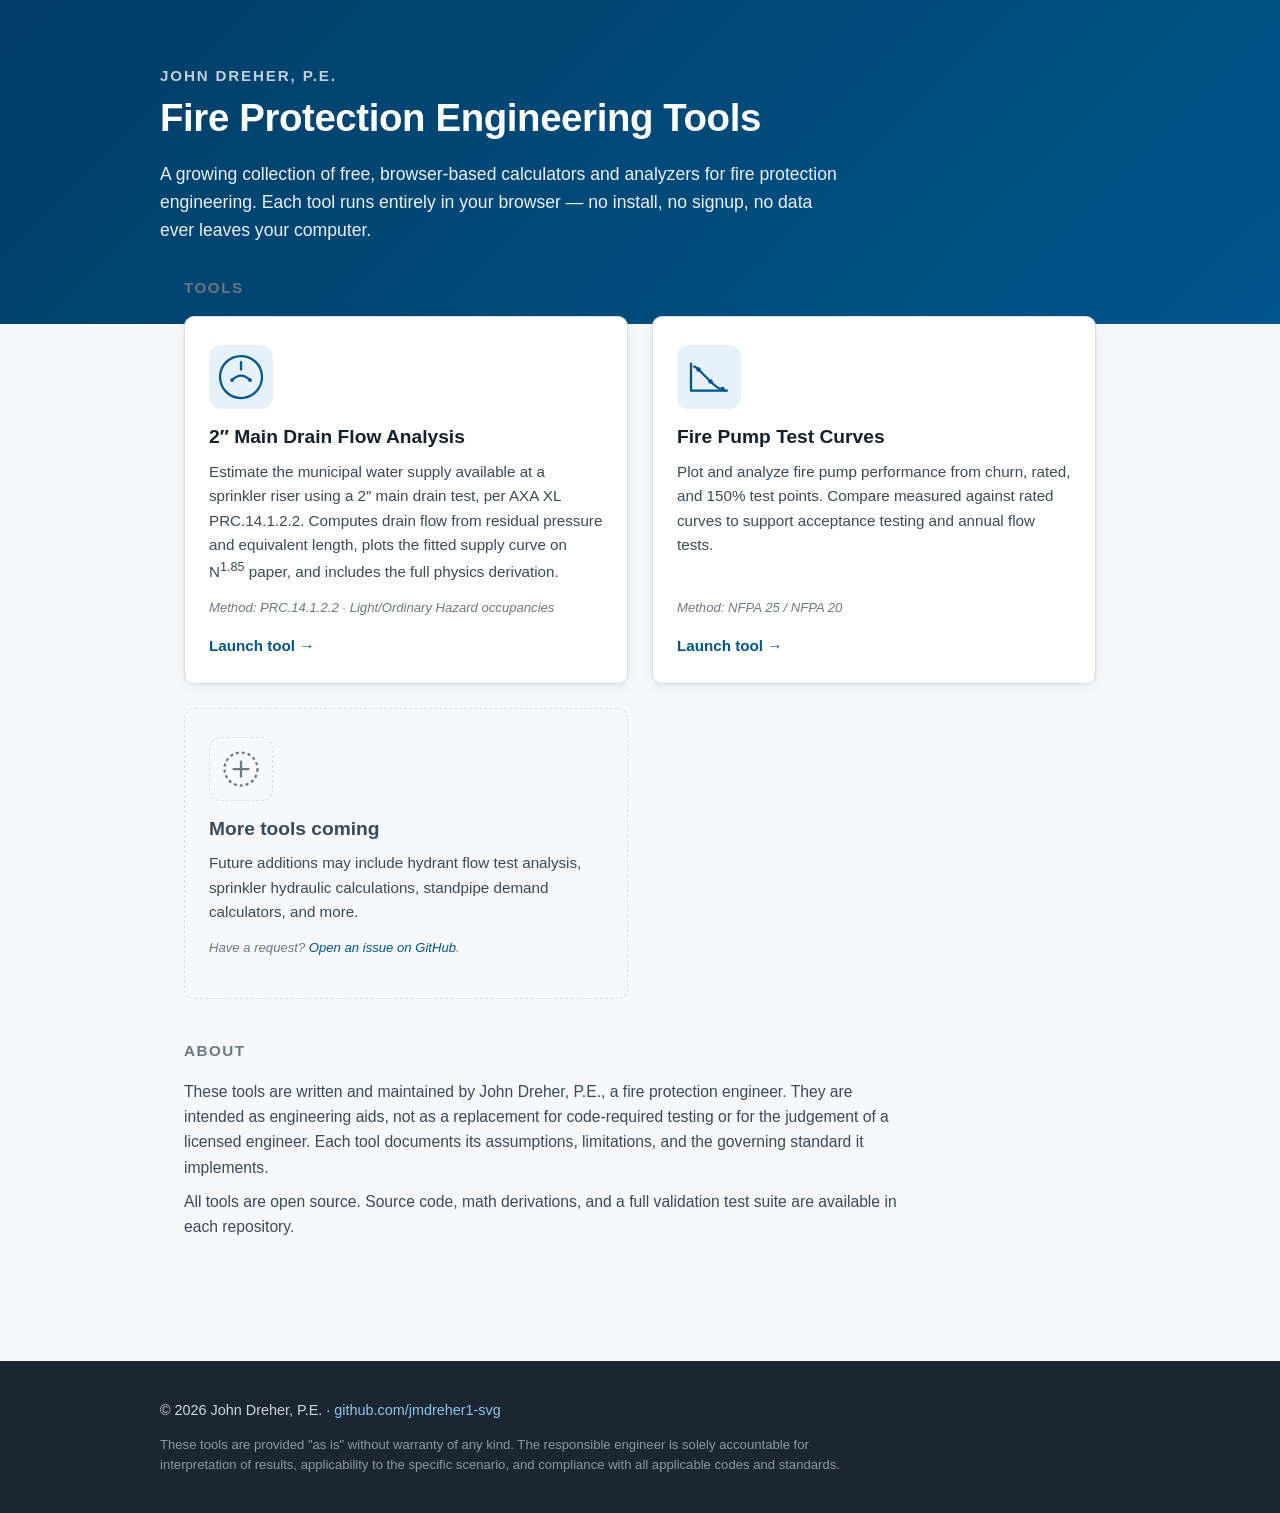
<file: hub-site/index.html>
<!DOCTYPE html>
<html lang="en">
<head>
  <meta charset="UTF-8">
  <meta name="viewport" content="width=device-width, initial-scale=1.0">
  <title>John Dreher's Fire Protection Engineering Tools</title>
  <link rel="stylesheet" href="styles.css">
</head>
<body>

  <header class="site-header">
    <div class="header-inner">
      <p class="eyebrow">John Dreher, P.E.</p>
      <h1>Fire Protection Engineering Tools</h1>
      <p class="lede">A growing collection of free, browser-based calculators and analyzers for fire protection engineering. Each tool runs entirely in your browser &mdash; no install, no signup, no data ever leaves your computer.</p>
    </div>
  </header>

  <main>

    <section class="tools">
      <h2 class="section-title">Tools</h2>
      <div class="tool-grid">

        <a class="tool-card" href="https://jmdreher1-svg.github.io/2-Inch-Main-Drain-Test/">
          <div class="tool-icon" aria-hidden="true">
            <svg viewBox="0 0 64 64" width="48" height="48">
              <circle cx="32" cy="32" r="28" fill="none" stroke="currentColor" stroke-width="3"/>
              <path d="M20 36 Q32 24 44 36" fill="none" stroke="currentColor" stroke-width="3" stroke-linecap="round"/>
              <circle cx="20" cy="36" r="2.5" fill="currentColor"/>
              <circle cx="44" cy="36" r="2.5" fill="currentColor"/>
              <line x1="32" y1="12" x2="32" y2="22" stroke="currentColor" stroke-width="3" stroke-linecap="round"/>
            </svg>
          </div>
          <h3>2&#8243; Main Drain Flow Analysis</h3>
          <p class="tool-desc">Estimate the municipal water supply available at a sprinkler riser using a 2&#8243; main drain test, per AXA XL PRC.14.1.2.2. Computes drain flow from residual pressure and equivalent length, plots the fitted supply curve on N<sup>1.85</sup> paper, and includes the full physics derivation.</p>
          <p class="tool-meta">Method: PRC.14.1.2.2 &middot; Light/Ordinary Hazard occupancies</p>
          <span class="tool-launch">Launch tool &rarr;</span>
        </a>

        <a class="tool-card" href="https://jmdreher1-svg.github.io/Fire-Pump-Test-Curves/">
          <div class="tool-icon" aria-hidden="true">
            <svg viewBox="0 0 64 64" width="48" height="48">
              <path d="M8 50 L8 14" fill="none" stroke="currentColor" stroke-width="3" stroke-linecap="round"/>
              <path d="M8 50 L56 50" fill="none" stroke="currentColor" stroke-width="3" stroke-linecap="round"/>
              <path d="M12 18 Q14 18 18 22 T34 38 T54 50" fill="none" stroke="currentColor" stroke-width="3" stroke-linecap="round"/>
              <circle cx="18" cy="22" r="3" fill="currentColor"/>
              <circle cx="34" cy="38" r="3" fill="currentColor"/>
              <circle cx="50" cy="48" r="3" fill="currentColor"/>
            </svg>
          </div>
          <h3>Fire Pump Test Curves</h3>
          <p class="tool-desc">Plot and analyze fire pump performance from churn, rated, and 150% test points. Compare measured against rated curves to support acceptance testing and annual flow tests.</p>
          <p class="tool-meta">Method: NFPA 25 / NFPA 20</p>
          <span class="tool-launch">Launch tool &rarr;</span>
        </a>

        <div class="tool-card placeholder">
          <div class="tool-icon" aria-hidden="true">
            <svg viewBox="0 0 64 64" width="48" height="48">
              <circle cx="32" cy="32" r="22" fill="none" stroke="currentColor" stroke-width="3" stroke-dasharray="4 4"/>
              <line x1="32" y1="22" x2="32" y2="42" stroke="currentColor" stroke-width="3" stroke-linecap="round"/>
              <line x1="22" y1="32" x2="42" y2="32" stroke="currentColor" stroke-width="3" stroke-linecap="round"/>
            </svg>
          </div>
          <h3>More tools coming</h3>
          <p class="tool-desc">Future additions may include hydrant flow test analysis, sprinkler hydraulic calculations, standpipe demand calculators, and more.</p>
          <p class="tool-meta">Have a request? <a href="https://github.com/jmdreher1-svg">Open an issue on GitHub</a>.</p>
        </div>

      </div>
    </section>

    <section class="about">
      <h2 class="section-title">About</h2>
      <p>These tools are written and maintained by John Dreher, P.E., a fire protection engineer. They are intended as engineering aids, not as a replacement for code-required testing or for the judgement of a licensed engineer. Each tool documents its assumptions, limitations, and the governing standard it implements.</p>
      <p>All tools are open source. Source code, math derivations, and a full validation test suite are available in each repository.</p>
    </section>

  </main>

  <footer class="site-footer">
    <div class="footer-inner">
      <p>&copy; <span id="year"></span> John Dreher, P.E. &middot; <a href="https://github.com/jmdreher1-svg">github.com/jmdreher1-svg</a></p>
      <p class="disclaimer">These tools are provided "as is" without warranty of any kind. The responsible engineer is solely accountable for interpretation of results, applicability to the specific scenario, and compliance with all applicable codes and standards.</p>
    </div>
  </footer>

  <script>
    document.getElementById('year').textContent = new Date().getFullYear();
  </script>
</body>
</html>
</file>
<file: hub-site/styles.css>
:root {
  --bg: #f7f8fa;
  --card-bg: #ffffff;
  --ink: #14202b;
  --ink-soft: #3a4a5a;
  --muted: #6a7886;
  --accent: #00558c;
  --accent-dark: #003e66;
  --accent-light: #e7f1f9;
  --border: #d8dee5;
  --shadow: 0 1px 3px rgba(20, 32, 43, 0.06), 0 4px 14px rgba(20, 32, 43, 0.05);
  --shadow-hover: 0 6px 20px rgba(0, 85, 140, 0.18);
}

* { box-sizing: border-box; }

html, body {
  margin: 0;
  padding: 0;
  font-family: -apple-system, BlinkMacSystemFont, "Segoe UI", Roboto, "Helvetica Neue", Arial, sans-serif;
  background: var(--bg);
  color: var(--ink);
  line-height: 1.6;
  -webkit-font-smoothing: antialiased;
}

a { color: var(--accent); text-decoration: none; }
a:hover { color: var(--accent-dark); text-decoration: underline; }

/* ---------- Site header ---------- */
.site-header {
  background: linear-gradient(135deg, var(--accent-dark) 0%, var(--accent) 100%);
  color: #fff;
  padding: 4rem 1.5rem 5rem;
}
.header-inner {
  max-width: 960px;
  margin: 0 auto;
}
.eyebrow {
  margin: 0 0 0.5rem;
  font-size: 0.95rem;
  text-transform: uppercase;
  letter-spacing: 0.12em;
  color: rgba(255, 255, 255, 0.75);
  font-weight: 600;
}
.site-header h1 {
  margin: 0 0 1.2rem;
  font-size: 2.4rem;
  font-weight: 700;
  letter-spacing: -0.01em;
  line-height: 1.15;
}
.lede {
  margin: 0;
  font-size: 1.1rem;
  color: rgba(255, 255, 255, 0.92);
  max-width: 680px;
}

/* ---------- Main ---------- */
main {
  max-width: 960px;
  margin: -3rem auto 0;
  padding: 0 1.5rem 4rem;
  position: relative;
  z-index: 1;
}
.section-title {
  font-size: 0.95rem;
  text-transform: uppercase;
  letter-spacing: 0.1em;
  color: var(--muted);
  margin: 2.5rem 0 1rem;
  font-weight: 600;
}
section:first-of-type .section-title { margin-top: 0; }

/* ---------- Tool cards ---------- */
.tool-grid {
  display: grid;
  grid-template-columns: repeat(auto-fill, minmax(300px, 1fr));
  gap: 1.5rem;
}
.tool-card {
  display: flex;
  flex-direction: column;
  background: var(--card-bg);
  border: 1px solid var(--border);
  border-radius: 10px;
  padding: 1.75rem 1.5rem 1.5rem;
  color: var(--ink);
  text-decoration: none;
  box-shadow: var(--shadow);
  transition: transform 0.15s ease, box-shadow 0.15s ease, border-color 0.15s ease;
}
.tool-card:not(.placeholder):hover {
  transform: translateY(-3px);
  box-shadow: var(--shadow-hover);
  border-color: var(--accent);
  text-decoration: none;
}
.tool-icon {
  color: var(--accent);
  margin-bottom: 1rem;
  display: inline-flex;
  align-items: center;
  justify-content: center;
  width: 64px;
  height: 64px;
  background: var(--accent-light);
  border-radius: 12px;
}
.tool-card h3 {
  margin: 0 0 0.6rem;
  font-size: 1.2rem;
  color: var(--ink);
  line-height: 1.3;
}
.tool-desc {
  margin: 0 0 0.8rem;
  font-size: 0.95rem;
  color: var(--ink-soft);
  flex: 1;
}
.tool-meta {
  margin: 0 0 1rem;
  font-size: 0.82rem;
  color: var(--muted);
  font-style: italic;
}
.tool-meta a { color: var(--accent); }
.tool-launch {
  display: inline-block;
  margin-top: auto;
  font-weight: 600;
  font-size: 0.95rem;
  color: var(--accent);
}
.tool-card:hover .tool-launch { color: var(--accent-dark); }

.tool-card.placeholder {
  background: transparent;
  border-style: dashed;
  box-shadow: none;
  color: var(--muted);
  cursor: default;
}
.tool-card.placeholder .tool-icon {
  background: transparent;
  color: var(--muted);
  border: 1px dashed var(--border);
}
.tool-card.placeholder h3 { color: var(--ink-soft); }

/* ---------- About ---------- */
.about p {
  margin: 0.6rem 0;
  color: var(--ink-soft);
  font-size: 0.98rem;
  max-width: 720px;
}

/* ---------- Footer ---------- */
.site-footer {
  background: #1a2733;
  color: #cbd6e0;
  padding: 2rem 1.5rem;
  margin-top: 3rem;
}
.footer-inner {
  max-width: 960px;
  margin: 0 auto;
}
.site-footer p { margin: 0.4rem 0; font-size: 0.9rem; }
.site-footer a { color: #8fc4e8; }
.site-footer a:hover { color: #fff; }
.disclaimer {
  color: #8a98a6;
  font-size: 0.82rem !important;
  margin-top: 0.8rem !important;
  max-width: 720px;
  line-height: 1.5;
}

/* ---------- Responsive ---------- */
@media (max-width: 600px) {
  .site-header { padding: 3rem 1.2rem 4rem; }
  .site-header h1 { font-size: 1.85rem; }
  .lede { font-size: 1rem; }
  main { padding: 0 1.2rem 3rem; }
  .tool-grid { grid-template-columns: 1fr; }
}
</file>
